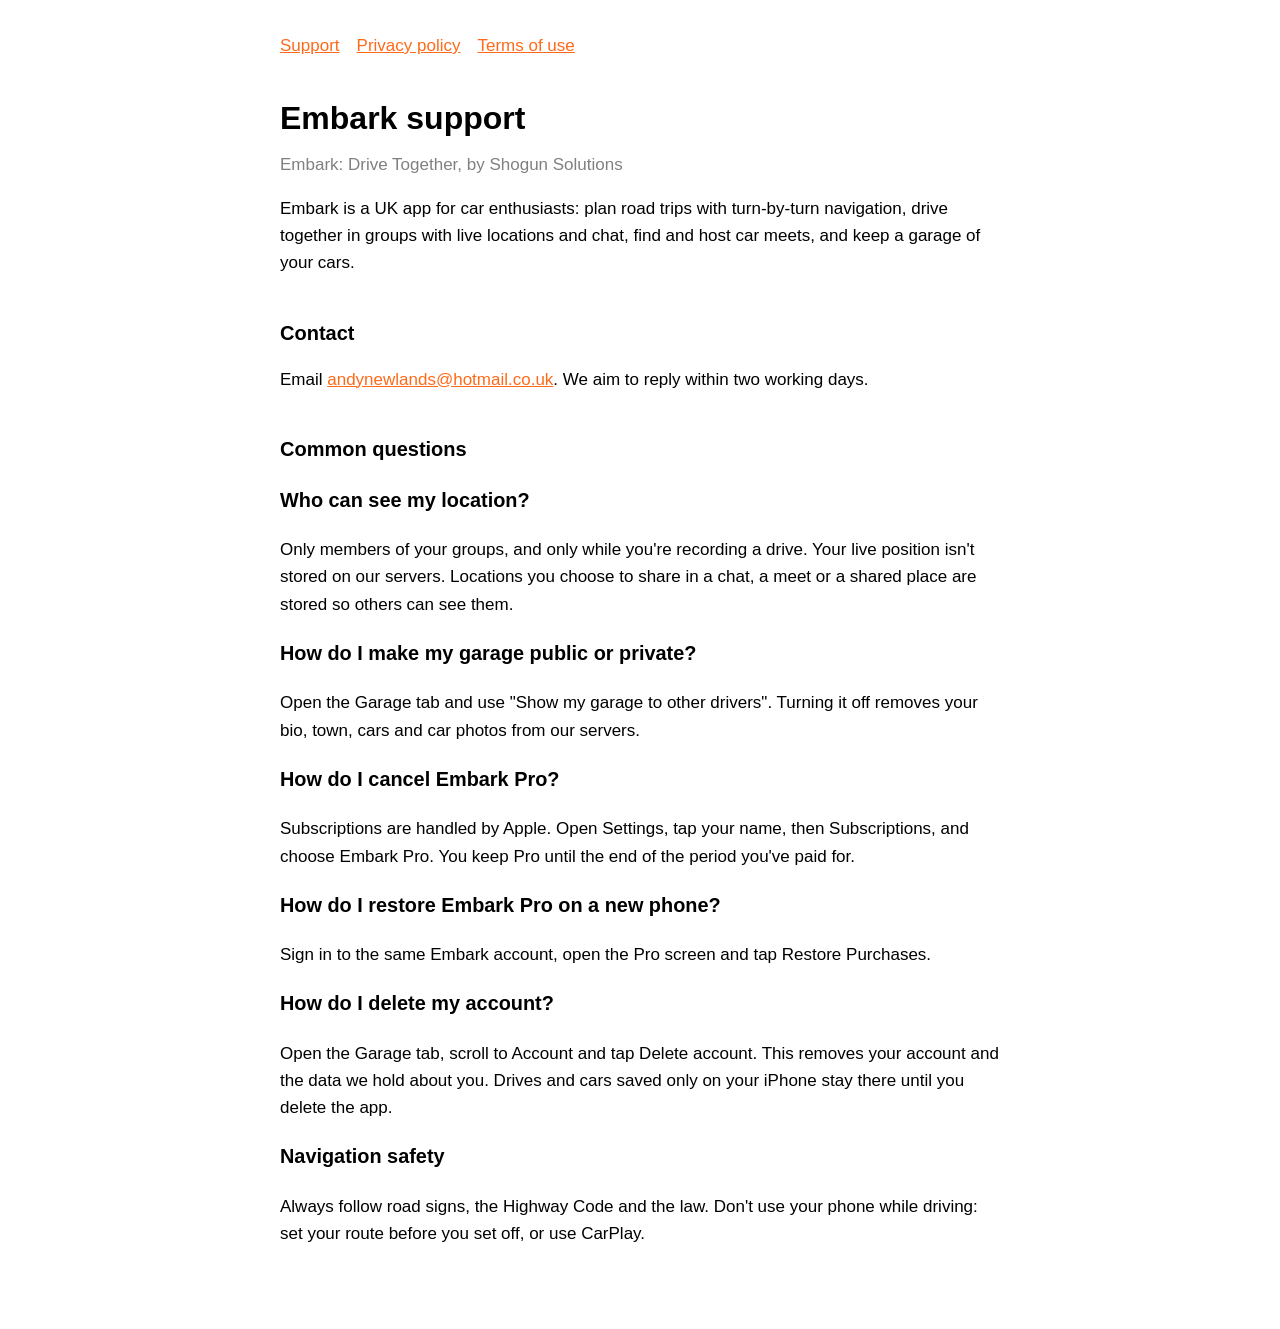
<file: index.html>
<!doctype html>
<html lang="en-GB">
<head>
<meta charset="utf-8">
<meta name="viewport" content="width=device-width, initial-scale=1">
<title>Embark Support</title>
<link rel="stylesheet" href="style.css">
</head>
<body>
<nav><a href="index.html">Support</a><a href="privacy.html">Privacy policy</a><a href="terms.html">Terms of use</a></nav>
<h1>Embark support</h1>
<p class="updated">Embark: Drive Together, by Shogun Solutions</p>
<p>Embark is a UK app for car enthusiasts: plan road trips with turn-by-turn navigation, drive together in groups with live locations and chat, find and host car meets, and keep a garage of your cars.</p>

<h2>Contact</h2>
<p>Email <a href="mailto:andynewlands@hotmail.co.uk">andynewlands@hotmail.co.uk</a>. We aim to reply within two working days.</p>

<h2>Common questions</h2>
<h3>Who can see my location?</h3>
<p>Only members of your groups, and only while you're recording a drive. Your live position isn't stored on our servers. Locations you choose to share in a chat, a meet or a shared place are stored so others can see them.</p>
<h3>How do I make my garage public or private?</h3>
<p>Open the Garage tab and use "Show my garage to other drivers". Turning it off removes your bio, town, cars and car photos from our servers.</p>
<h3>How do I cancel Embark Pro?</h3>
<p>Subscriptions are handled by Apple. Open Settings, tap your name, then Subscriptions, and choose Embark Pro. You keep Pro until the end of the period you've paid for.</p>
<h3>How do I restore Embark Pro on a new phone?</h3>
<p>Sign in to the same Embark account, open the Pro screen and tap Restore Purchases.</p>
<h3>How do I delete my account?</h3>
<p>Open the Garage tab, scroll to Account and tap Delete account. This removes your account and the data we hold about you. Drives and cars saved only on your iPhone stay there until you delete the app.</p>
<h3>Navigation safety</h3>
<p>Always follow road signs, the Highway Code and the law. Don't use your phone while driving: set your route before you set off, or use CarPlay.</p>
</body>
</html>
</file>
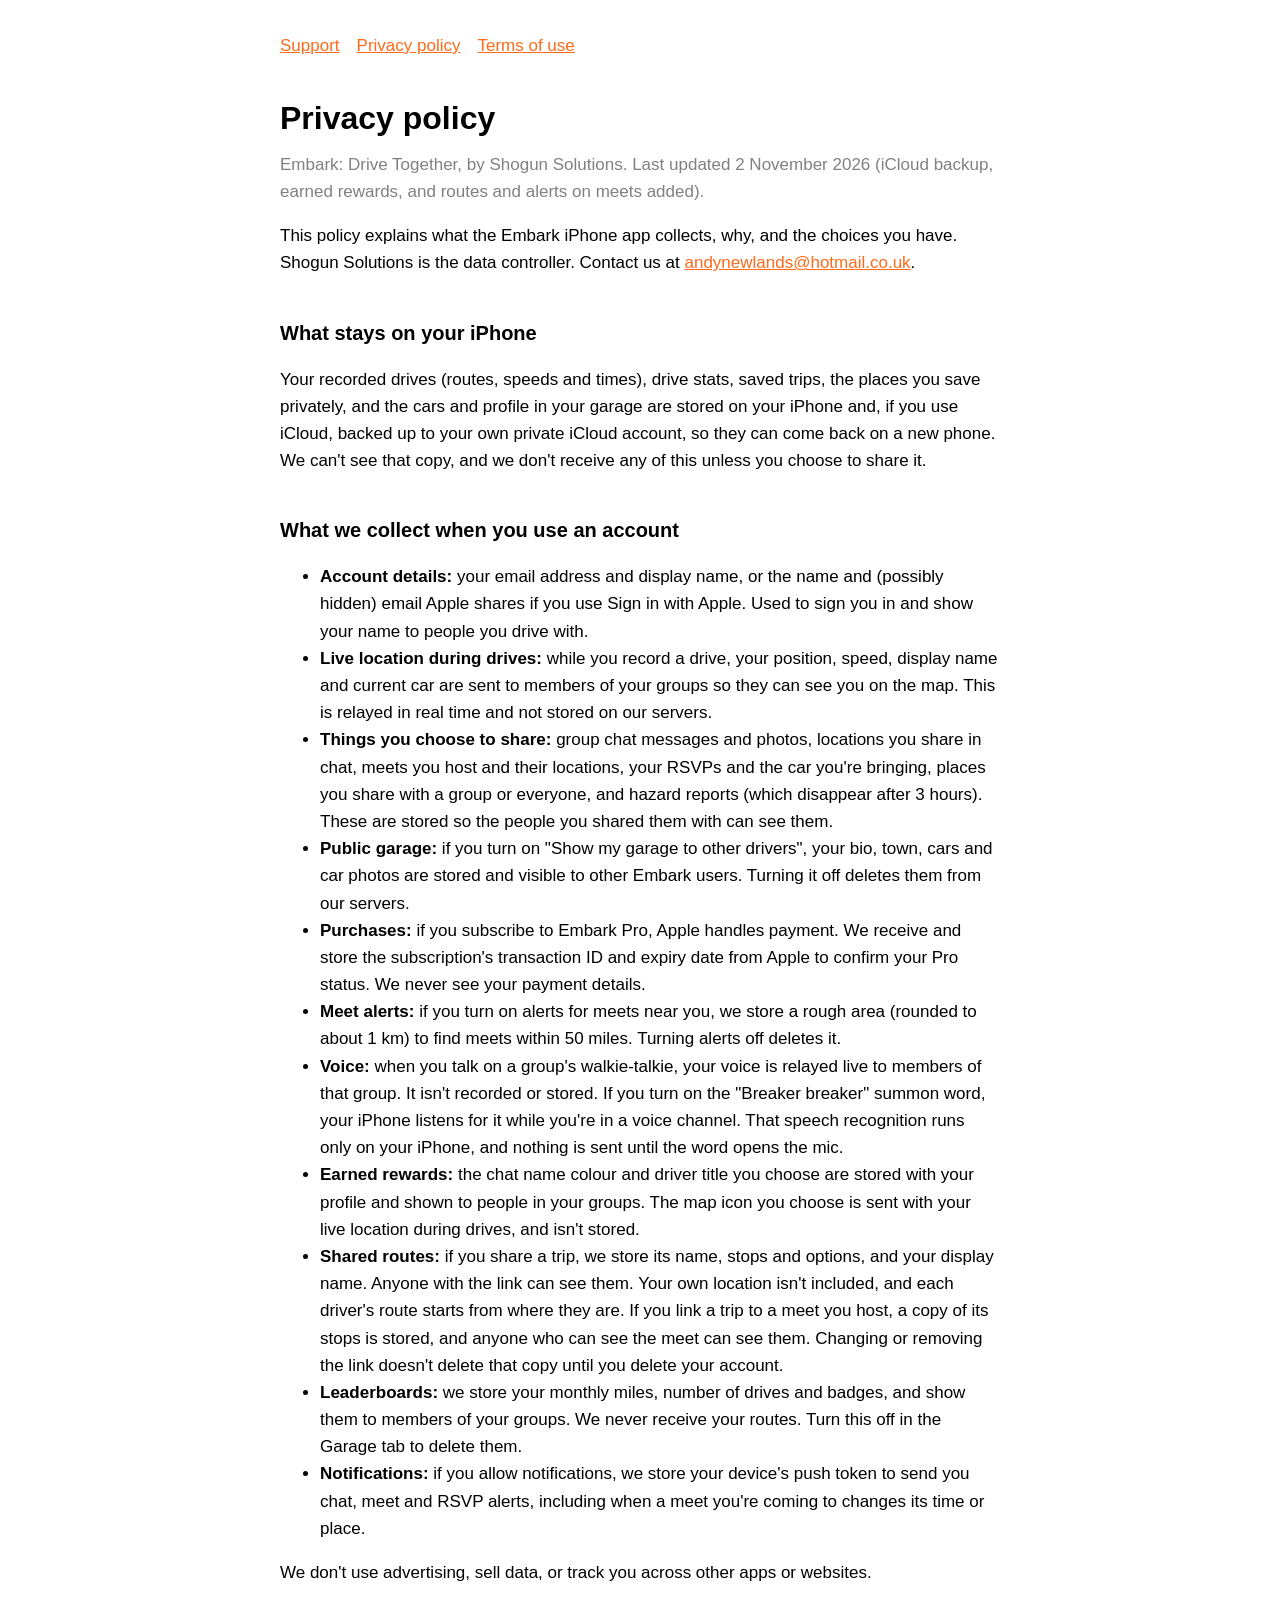
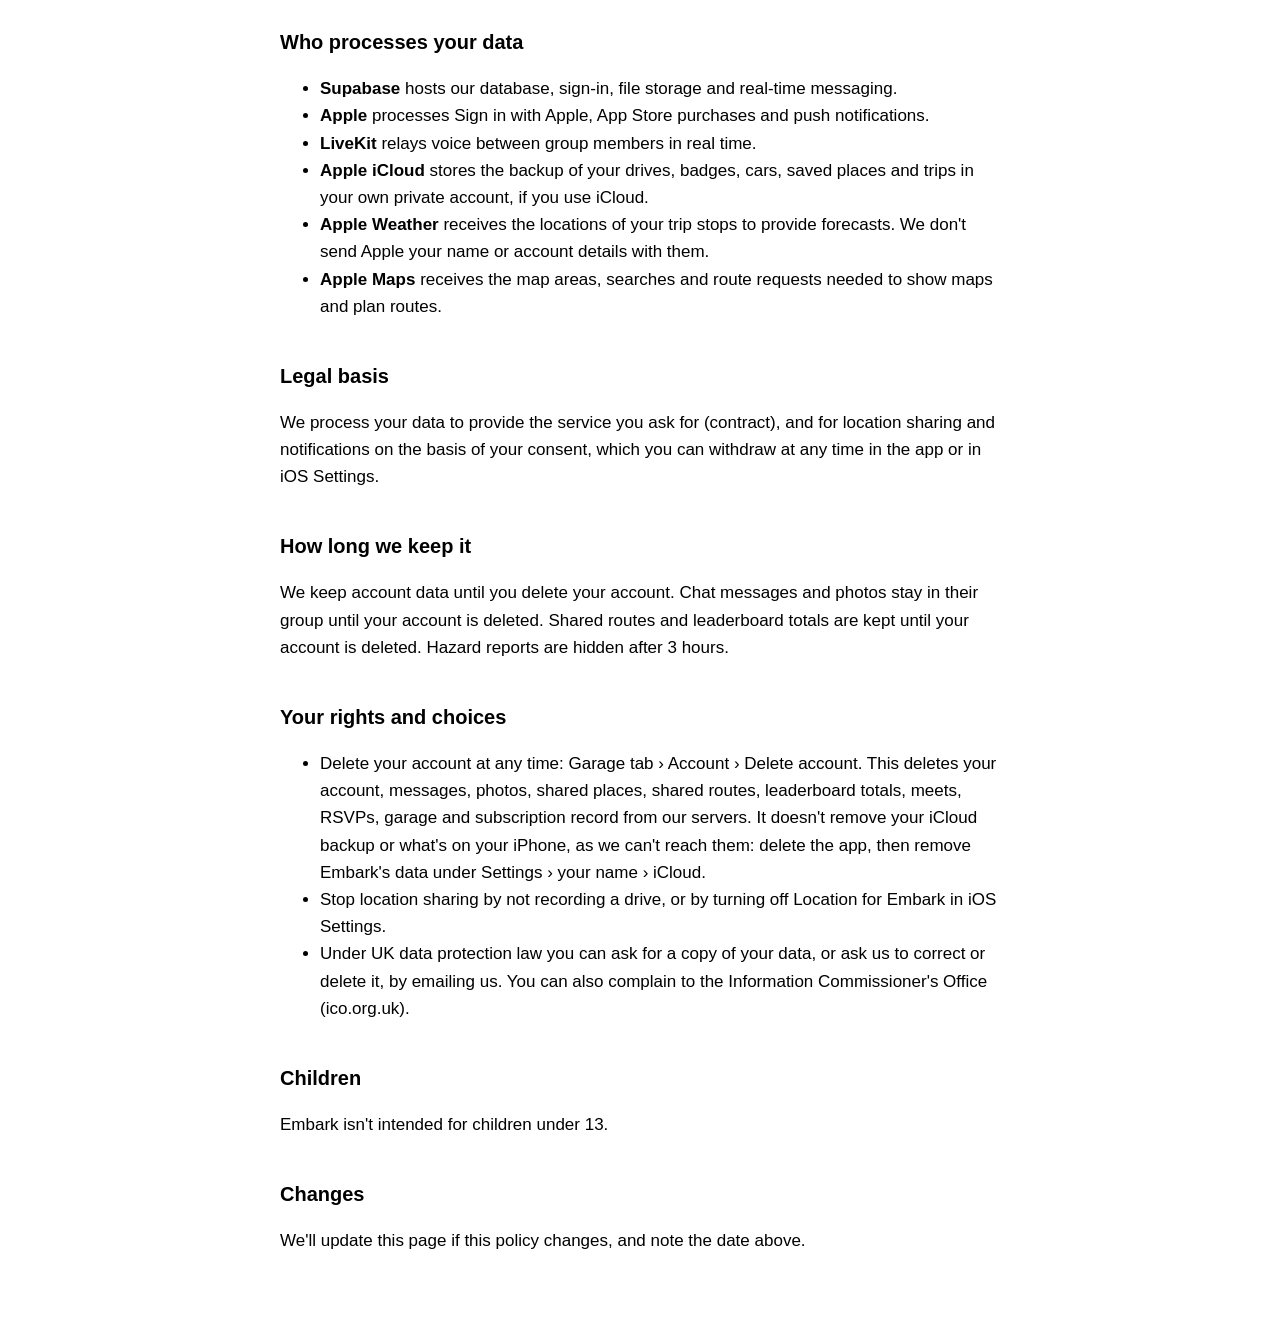
<file: privacy.html>
<!doctype html>
<html lang="en-GB">
<head>
<meta charset="utf-8">
<meta name="viewport" content="width=device-width, initial-scale=1">
<title>Embark Privacy Policy</title>
<link rel="stylesheet" href="style.css">
</head>
<body>
<nav><a href="index.html">Support</a><a href="privacy.html">Privacy policy</a><a href="terms.html">Terms of use</a></nav>
<h1>Privacy policy</h1>
<p class="updated">Embark: Drive Together, by Shogun Solutions. Last updated 2 November 2026 (iCloud backup, earned rewards, and routes and alerts on meets added).</p>

<p>This policy explains what the Embark iPhone app collects, why, and the choices you have. Shogun Solutions is the data controller. Contact us at <a href="mailto:andynewlands@hotmail.co.uk">andynewlands@hotmail.co.uk</a>.</p>

<h2>What stays on your iPhone</h2>
<p>Your recorded drives (routes, speeds and times), drive stats, saved trips, the places you save privately, and the cars and profile in your garage are stored on your iPhone and, if you use iCloud, backed up to your own private iCloud account, so they can come back on a new phone. We can't see that copy, and we don't receive any of this unless you choose to share it.</p>

<h2>What we collect when you use an account</h2>
<ul>
<li><strong>Account details:</strong> your email address and display name, or the name and (possibly hidden) email Apple shares if you use Sign in with Apple. Used to sign you in and show your name to people you drive with.</li>
<li><strong>Live location during drives:</strong> while you record a drive, your position, speed, display name and current car are sent to members of your groups so they can see you on the map. This is relayed in real time and not stored on our servers.</li>
<li><strong>Things you choose to share:</strong> group chat messages and photos, locations you share in chat, meets you host and their locations, your RSVPs and the car you're bringing, places you share with a group or everyone, and hazard reports (which disappear after 3 hours). These are stored so the people you shared them with can see them.</li>
<li><strong>Public garage:</strong> if you turn on "Show my garage to other drivers", your bio, town, cars and car photos are stored and visible to other Embark users. Turning it off deletes them from our servers.</li>
<li><strong>Purchases:</strong> if you subscribe to Embark Pro, Apple handles payment. We receive and store the subscription's transaction ID and expiry date from Apple to confirm your Pro status. We never see your payment details.</li>
<li><strong>Meet alerts:</strong> if you turn on alerts for meets near you, we store a rough area (rounded to about 1 km) to find meets within 50 miles. Turning alerts off deletes it.</li>
<li><strong>Voice:</strong> when you talk on a group's walkie-talkie, your voice is relayed live to members of that group. It isn't recorded or stored. If you turn on the "Breaker breaker" summon word, your iPhone listens for it while you're in a voice channel. That speech recognition runs only on your iPhone, and nothing is sent until the word opens the mic.</li>
<li><strong>Earned rewards:</strong> the chat name colour and driver title you choose are stored with your profile and shown to people in your groups. The map icon you choose is sent with your live location during drives, and isn't stored.</li>
<li><strong>Shared routes:</strong> if you share a trip, we store its name, stops and options, and your display name. Anyone with the link can see them. Your own location isn't included, and each driver's route starts from where they are. If you link a trip to a meet you host, a copy of its stops is stored, and anyone who can see the meet can see them. Changing or removing the link doesn't delete that copy until you delete your account.</li>
<li><strong>Leaderboards:</strong> we store your monthly miles, number of drives and badges, and show them to members of your groups. We never receive your routes. Turn this off in the Garage tab to delete them.</li>
<li><strong>Notifications:</strong> if you allow notifications, we store your device's push token to send you chat, meet and RSVP alerts, including when a meet you're coming to changes its time or place.</li>
</ul>
<p>We don't use advertising, sell data, or track you across other apps or websites.</p>

<h2>Who processes your data</h2>
<ul>
<li><strong>Supabase</strong> hosts our database, sign-in, file storage and real-time messaging.</li>
<li><strong>Apple</strong> processes Sign in with Apple, App Store purchases and push notifications.</li>
<li><strong>LiveKit</strong> relays voice between group members in real time.</li>
<li><strong>Apple iCloud</strong> stores the backup of your drives, badges, cars, saved places and trips in your own private account, if you use iCloud.</li>
<li><strong>Apple Weather</strong> receives the locations of your trip stops to provide forecasts. We don't send Apple your name or account details with them.</li>
<li><strong>Apple Maps</strong> receives the map areas, searches and route requests needed to show maps and plan routes.</li>
</ul>

<h2>Legal basis</h2>
<p>We process your data to provide the service you ask for (contract), and for location sharing and notifications on the basis of your consent, which you can withdraw at any time in the app or in iOS Settings.</p>

<h2>How long we keep it</h2>
<p>We keep account data until you delete your account. Chat messages and photos stay in their group until your account is deleted. Shared routes and leaderboard totals are kept until your account is deleted. Hazard reports are hidden after 3 hours.</p>

<h2>Your rights and choices</h2>
<ul>
<li>Delete your account at any time: Garage tab › Account › Delete account. This deletes your account, messages, photos, shared places, shared routes, leaderboard totals, meets, RSVPs, garage and subscription record from our servers. It doesn't remove your iCloud backup or what's on your iPhone, as we can't reach them: delete the app, then remove Embark's data under Settings › your name › iCloud.</li>
<li>Stop location sharing by not recording a drive, or by turning off Location for Embark in iOS Settings.</li>
<li>Under UK data protection law you can ask for a copy of your data, or ask us to correct or delete it, by emailing us. You can also complain to the Information Commissioner's Office (ico.org.uk).</li>
</ul>

<h2>Children</h2>
<p>Embark isn't intended for children under 13.</p>

<h2>Changes</h2>
<p>We'll update this page if this policy changes, and note the date above.</p>
</body>
</html>
</file>
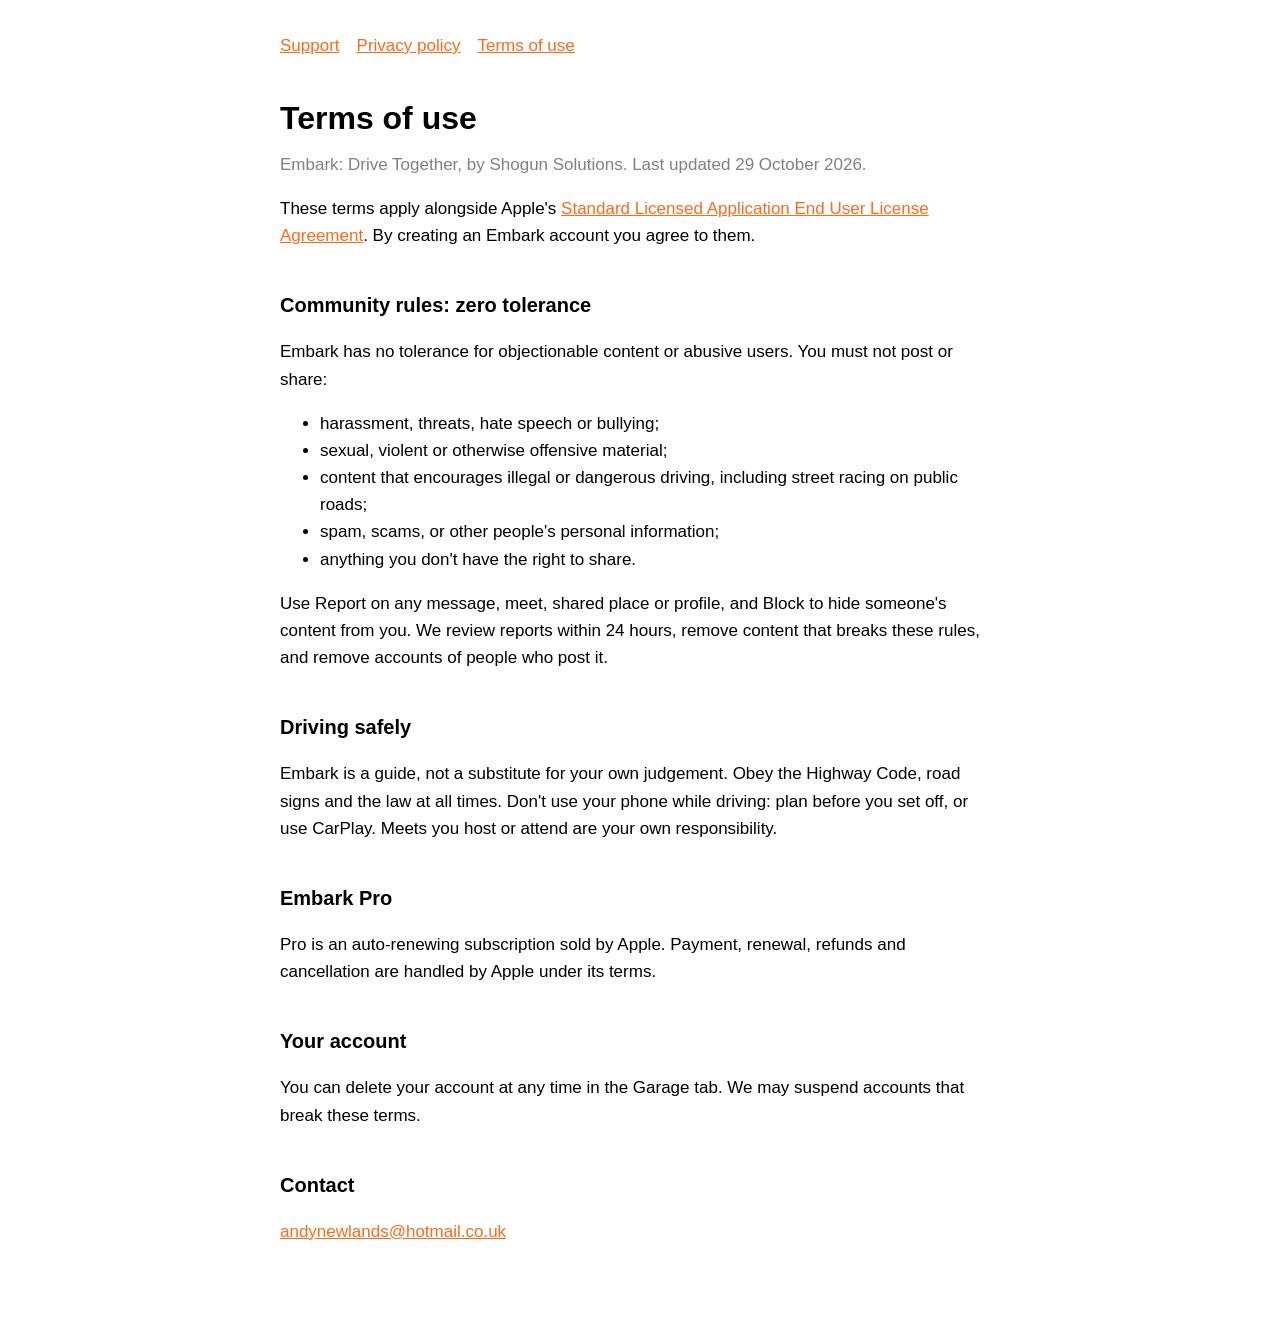
<file: terms.html>
<!doctype html>
<html lang="en-GB">
<head>
<meta charset="utf-8">
<meta name="viewport" content="width=device-width, initial-scale=1">
<title>Embark Terms of Use</title>
<link rel="stylesheet" href="style.css">
</head>
<body>
<nav><a href="index.html">Support</a><a href="privacy.html">Privacy policy</a><a href="terms.html">Terms of use</a></nav>
<h1>Terms of use</h1>
<p class="updated">Embark: Drive Together, by Shogun Solutions. Last updated 29 October 2026.</p>

<p>These terms apply alongside Apple's <a href="https://www.apple.com/legal/internet-services/itunes/dev/stdeula/">Standard Licensed Application End User License Agreement</a>. By creating an Embark account you agree to them.</p>

<h2>Community rules: zero tolerance</h2>
<p>Embark has no tolerance for objectionable content or abusive users. You must not post or share:</p>
<ul>
<li>harassment, threats, hate speech or bullying;</li>
<li>sexual, violent or otherwise offensive material;</li>
<li>content that encourages illegal or dangerous driving, including street racing on public roads;</li>
<li>spam, scams, or other people's personal information;</li>
<li>anything you don't have the right to share.</li>
</ul>
<p>Use Report on any message, meet, shared place or profile, and Block to hide someone's content from you. We review reports within 24 hours, remove content that breaks these rules, and remove accounts of people who post it.</p>

<h2>Driving safely</h2>
<p>Embark is a guide, not a substitute for your own judgement. Obey the Highway Code, road signs and the law at all times. Don't use your phone while driving: plan before you set off, or use CarPlay. Meets you host or attend are your own responsibility.</p>

<h2>Embark Pro</h2>
<p>Pro is an auto-renewing subscription sold by Apple. Payment, renewal, refunds and cancellation are handled by Apple under its terms.</p>

<h2>Your account</h2>
<p>You can delete your account at any time in the Garage tab. We may suspend accounts that break these terms.</p>

<h2>Contact</h2>
<p><a href="mailto:andynewlands@hotmail.co.uk">andynewlands@hotmail.co.uk</a></p>
</body>
</html>
</file>
<file: style.css>
:root { color-scheme: light dark; --accent: #ff6a1a; }
body { font: 17px/1.6 -apple-system, BlinkMacSystemFont, "Segoe UI", sans-serif; max-width: 720px; margin: 0 auto; padding: 32px 20px 64px; }
h1 { font-size: 2rem; margin-bottom: 0.2em; }
h2 { font-size: 1.25rem; margin-top: 2em; }
a { color: var(--accent); }
.updated { color: gray; margin-top: 0; }
nav { margin-bottom: 2em; }
nav a { margin-right: 1em; }
</file>
